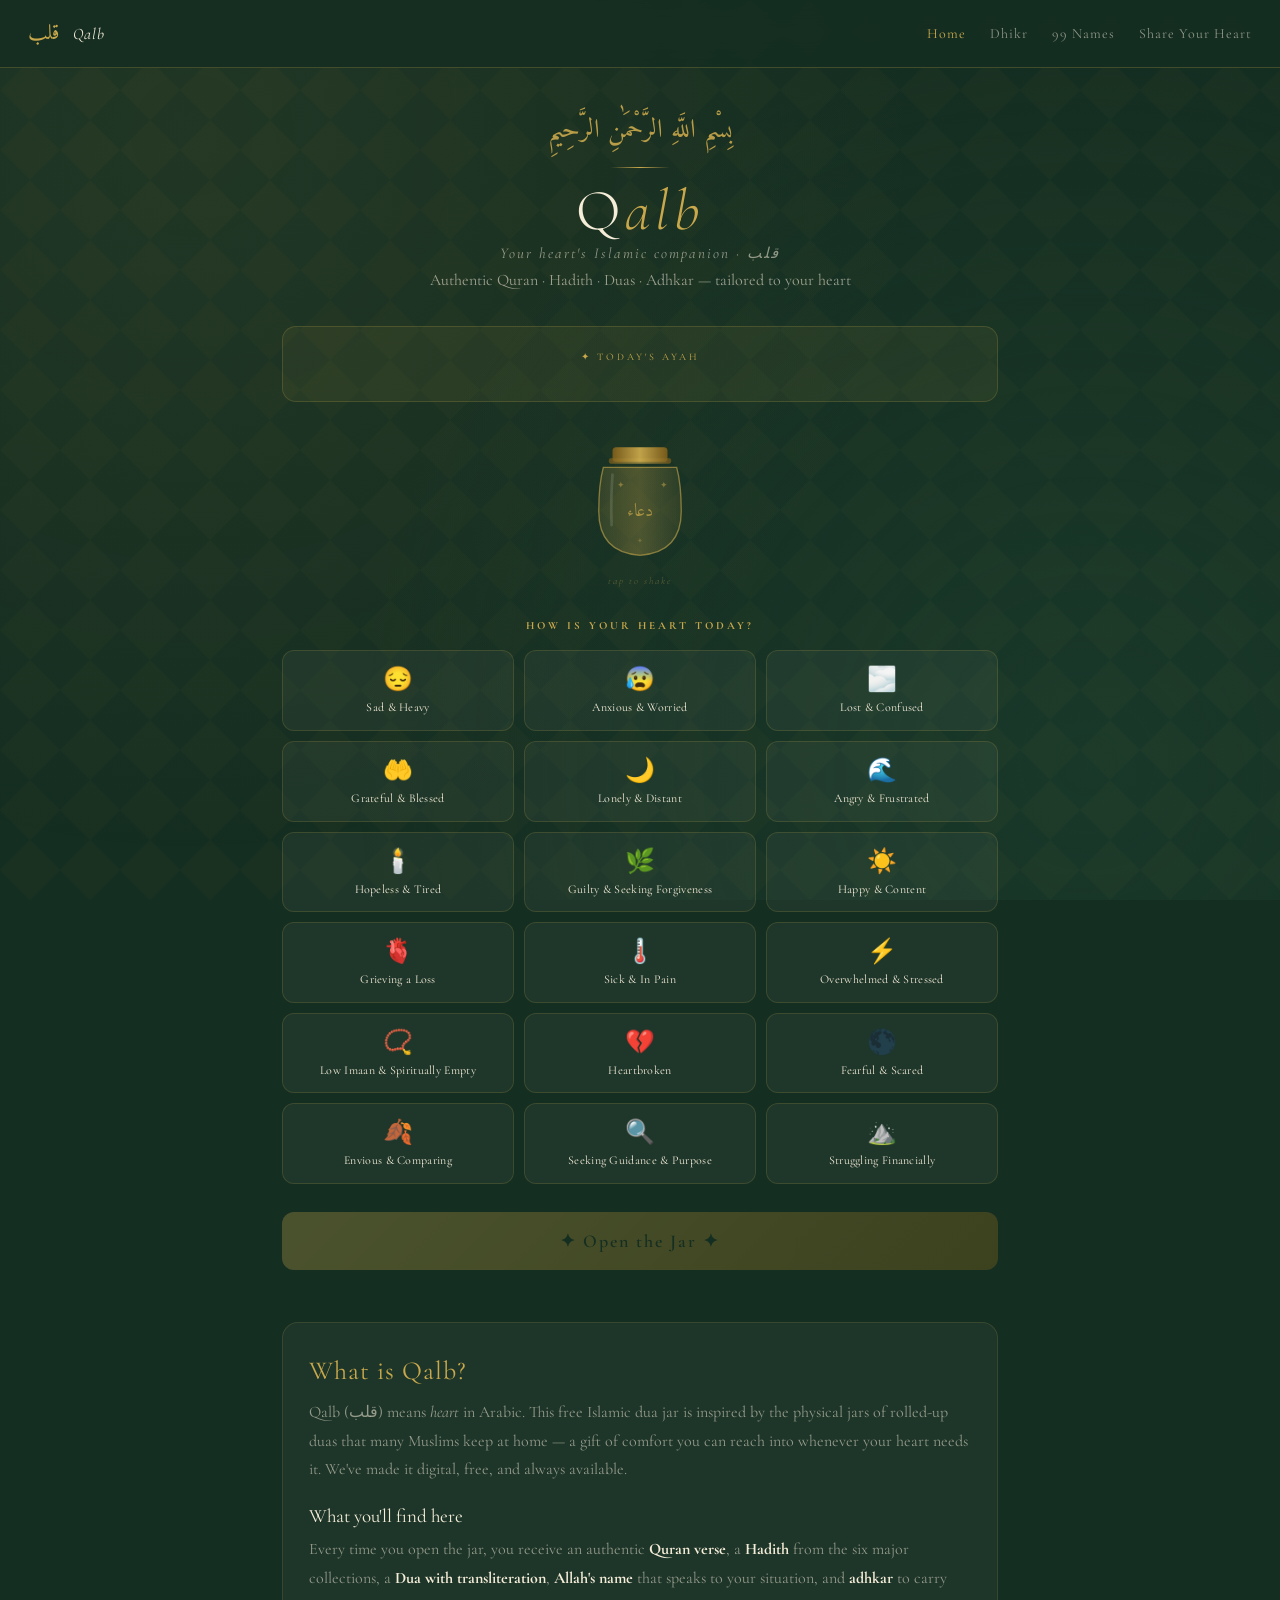
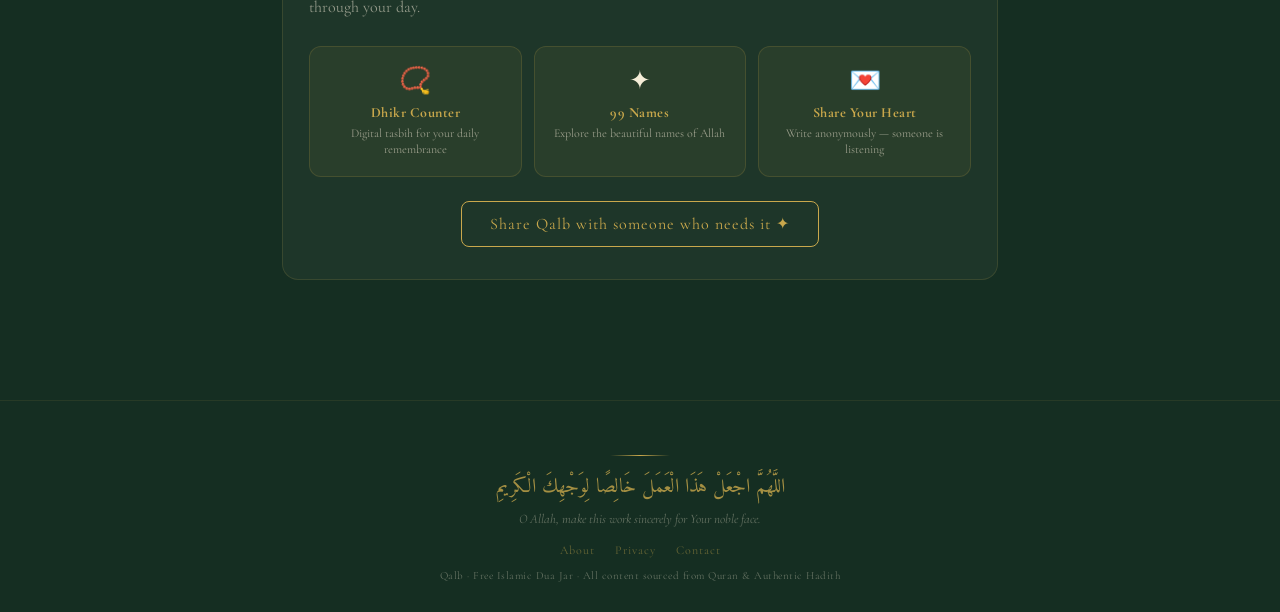
<file: index.html>
<!DOCTYPE html>
<html lang="en">
<head>
  <meta charset="UTF-8" />
  <meta name="viewport" content="width=device-width, initial-scale=1.0" />
  <title>Qalb — Islamic Dua Jar | Quran, Duas & Hadith for Every Mood</title>
  <meta name="description" content="Qalb is your free Islamic dua jar — find Quran verses, authentic Hadith, duas, Allah's names and adhkar tailored to your mood. Comfort for sadness, anxiety, guilt, gratitude and more." />
  <meta name="keywords" content="islamic dua jar, dua for sadness, quran verses for anxiety, islamic duas, dua for forgiveness, quran for depression, hadith bukhari, hadith muslim, islamic mental health, duas for every mood, digital dua jar, asmaul husna, adhkar, dhikr counter" />
  <meta name="author" content="Qalb" />
  <link rel="canonical" href="https://qalb-app.github.io/qalb/" />
  <meta property="og:title" content="Qalb — Islamic Dua Jar | Quran & Duas for Your Mood" />
  <meta property="og:description" content="Find Quran verses, authentic Hadith and duas tailored to what your heart is going through. Free Islamic dua jar app." />
  <meta property="og:type" content="website" />
  <meta property="og:url" content="https://qalb-app.github.io/qalb/" />
  <meta name="twitter:card" content="summary_large_image" />
  <script type="application/ld+json">
  {
    "@context": "https://schema.org",
    "@type": "WebApplication",
    "name": "Qalb — Islamic Dua Jar",
    "description": "Find Quran verses, authentic Hadith and duas based on your emotional state.",
    "url": "https://qalb-app.github.io/qalb/",
    "applicationCategory": "LifestyleApplication",
    "offers": { "@type": "Offer", "price": "0", "priceCurrency": "USD" }
  }
  </script>
  <link rel="preconnect" href="https://fonts.googleapis.com">
  <link href="https://fonts.googleapis.com/css2?family=Amiri:ital,wght@0,400;0,700;1,400&family=Cormorant+Garamond:ital,wght@0,300;0,400;0,600;1,400&display=swap" rel="stylesheet">
  <link rel="stylesheet" href="shared.css" />
  <link rel="stylesheet" href="home.css" />
</head>
<body>
<div class="geo-bg"></div>

<!-- NAV -->
<nav class="nav" role="navigation">
  <a href="index.html" class="nav-logo">قلب <span>Qalb</span></a>
  <div class="nav-links">
    <a href="index.html" class="active">Home</a>
    <a href="dhikr.html">Dhikr</a>
    <a href="names.html">99 Names</a>
    <a href="share.html">Share Your Heart</a>
  </div>
  <button class="nav-toggle" onclick="toggleNav()" aria-label="Menu">☰</button>
</nav>
<div class="nav-mobile" id="navMobile">
  <a href="index.html" onclick="toggleNav()">🏠 Home</a>
  <a href="dhikr.html" onclick="toggleNav()">📿 Dhikr Counter</a>
  <a href="names.html" onclick="toggleNav()">✦ 99 Names of Allah</a>
  <a href="share.html" onclick="toggleNav()">💌 Share Your Heart</a>
</div>

<main class="container">

  <!-- HEADER -->
  <header class="header">
    <div class="bismillah">بِسْمِ اللَّهِ الرَّحْمَٰنِ الرَّحِيمِ</div>
    <div class="gold-line"></div>
    <h1 class="title">Q<em>alb</em></h1>
    <p class="subtitle">Your heart's Islamic companion · قلب</p>
    <p class="tagline">Authentic Quran · Hadith · Duas · Adhkar — tailored to your heart</p>
  </header>

  <!-- DAILY AYAH -->
  <section class="daily-ayah-box" aria-label="Daily Ayah">
    <div class="daily-label">✦ Today's Ayah</div>
    <div class="daily-arabic" id="dailyArabic"></div>
    <div class="daily-translation" id="dailyTranslation"></div>
    <div class="daily-source" id="dailySource"></div>
  </section>

  <!-- JAR -->
  <div class="jar-visual">
    <div class="jar" onclick="shakeJar()" title="Tap the jar">
      <svg viewBox="0 0 120 140" xmlns="http://www.w3.org/2000/svg">
        <defs>
          <linearGradient id="jg" x1="0%" y1="0%" x2="100%" y2="0%">
            <stop offset="0%" style="stop-color:rgba(201,168,76,0.15)"/>
            <stop offset="50%" style="stop-color:rgba(201,168,76,0.3)"/>
            <stop offset="100%" style="stop-color:rgba(201,168,76,0.1)"/>
          </linearGradient>
          <linearGradient id="lg" x1="0%" y1="0%" x2="100%" y2="0%">
            <stop offset="0%" style="stop-color:#7a5c1a"/>
            <stop offset="50%" style="stop-color:#C9A84C"/>
            <stop offset="100%" style="stop-color:#7a5c1a"/>
          </linearGradient>
        </defs>
        <rect x="30" y="10" width="60" height="16" rx="4" fill="url(#lg)" opacity="0.95"/>
        <rect x="26" y="22" width="68" height="6" rx="2" fill="url(#lg)" opacity="0.7"/>
        <path d="M20 32 Q15 50 15 80 Q15 125 60 128 Q105 125 105 80 Q105 50 100 32 Z" fill="url(#jg)" stroke="rgba(201,168,76,0.6)" stroke-width="1.5"/>
        <path d="M30 40 Q28 65 29 95" stroke="rgba(255,255,255,0.12)" stroke-width="3" fill="none" stroke-linecap="round"/>
        <text x="60" y="85" text-anchor="middle" font-family="Amiri" font-size="20" fill="rgba(201,168,76,0.7)">دعاء</text>
        <text x="35" y="55" font-size="10" fill="rgba(201,168,76,0.5)">✦</text>
        <text x="82" y="55" font-size="10" fill="rgba(201,168,76,0.5)">✦</text>
        <text x="57" y="115" font-size="8" fill="rgba(201,168,76,0.35)">✦</text>
      </svg>
      <p class="jar-hint">tap to shake</p>
    </div>
  </div>

  <!-- MOOD SECTION -->
  <section aria-labelledby="mood-heading">
    <h2 class="section-label" id="mood-heading">How is your heart today?</h2>
    <div class="mood-grid">

      <button class="mood-btn" onclick="selectMood('sad')" data-mood="sad">
        <span class="mood-emoji">😔</span><span class="mood-name">Sad & Heavy</span>
      </button>
      <button class="mood-btn" onclick="selectMood('anxious')" data-mood="anxious">
        <span class="mood-emoji">😰</span><span class="mood-name">Anxious & Worried</span>
      </button>
      <button class="mood-btn" onclick="selectMood('lost')" data-mood="lost">
        <span class="mood-emoji">🌫️</span><span class="mood-name">Lost & Confused</span>
      </button>
      <button class="mood-btn" onclick="selectMood('grateful')" data-mood="grateful">
        <span class="mood-emoji">🤲</span><span class="mood-name">Grateful & Blessed</span>
      </button>
      <button class="mood-btn" onclick="selectMood('lonely')" data-mood="lonely">
        <span class="mood-emoji">🌙</span><span class="mood-name">Lonely & Distant</span>
      </button>
      <button class="mood-btn" onclick="selectMood('angry')" data-mood="angry">
        <span class="mood-emoji">🌊</span><span class="mood-name">Angry & Frustrated</span>
      </button>
      <button class="mood-btn" onclick="selectMood('hopeless')" data-mood="hopeless">
        <span class="mood-emoji">🕯️</span><span class="mood-name">Hopeless & Tired</span>
      </button>
      <button class="mood-btn" onclick="selectMood('guilty')" data-mood="guilty">
        <span class="mood-emoji">🌿</span><span class="mood-name">Guilty & Seeking Forgiveness</span>
      </button>
      <button class="mood-btn" onclick="selectMood('happy')" data-mood="happy">
        <span class="mood-emoji">☀️</span><span class="mood-name">Happy & Content</span>
      </button>
      <button class="mood-btn" onclick="selectMood('grief')" data-mood="grief">
        <span class="mood-emoji">🫀</span><span class="mood-name">Grieving a Loss</span>
      </button>
      <button class="mood-btn" onclick="selectMood('sick')" data-mood="sick">
        <span class="mood-emoji">🌡️</span><span class="mood-name">Sick & In Pain</span>
      </button>
      <button class="mood-btn" onclick="selectMood('stressed')" data-mood="stressed">
        <span class="mood-emoji">⚡</span><span class="mood-name">Overwhelmed & Stressed</span>
      </button>
      <button class="mood-btn" onclick="selectMood('imaan')" data-mood="imaan">
        <span class="mood-emoji">📿</span><span class="mood-name">Low Imaan & Spiritually Empty</span>
      </button>
      <button class="mood-btn" onclick="selectMood('heartbreak')" data-mood="heartbreak">
        <span class="mood-emoji">💔</span><span class="mood-name">Heartbroken</span>
      </button>
      <button class="mood-btn" onclick="selectMood('fearful')" data-mood="fearful">
        <span class="mood-emoji">🌑</span><span class="mood-name">Fearful & Scared</span>
      </button>
      <button class="mood-btn" onclick="selectMood('jealous')" data-mood="jealous">
        <span class="mood-emoji">🍂</span><span class="mood-name">Envious & Comparing</span>
      </button>
      <button class="mood-btn" onclick="selectMood('seeking')" data-mood="seeking">
        <span class="mood-emoji">🔍</span><span class="mood-name">Seeking Guidance & Purpose</span>
      </button>
      <button class="mood-btn" onclick="selectMood('struggling')" data-mood="struggling">
        <span class="mood-emoji">⛰️</span><span class="mood-name">Struggling Financially</span>
      </button>

    </div>
  </section>

  <button class="reveal-btn" id="revealBtn" onclick="goToDuaPage()" disabled>
    ✦ Open the Jar ✦
  </button>

  <!-- ABOUT -->
  <article class="about-section" id="about">
    <h2>What is Qalb?</h2>
    <p>Qalb (قلب) means <em>heart</em> in Arabic. This free Islamic dua jar is inspired by the physical jars of rolled-up duas that many Muslims keep at home — a gift of comfort you can reach into whenever your heart needs it. We've made it digital, free, and always available.</p>
    <h3>What you'll find here</h3>
    <p>Every time you open the jar, you receive an authentic <strong>Quran verse</strong>, a <strong>Hadith</strong> from the six major collections, a <strong>Dua with transliteration</strong>, <strong>Allah's name</strong> that speaks to your situation, and <strong>adhkar</strong> to carry through your day.</p>
    <div class="about-cards">
      <a href="dhikr.html" class="about-card">
        <span>📿</span>
        <strong>Dhikr Counter</strong>
        <p>Digital tasbih for your daily remembrance</p>
      </a>
      <a href="names.html" class="about-card">
        <span>✦</span>
        <strong>99 Names</strong>
        <p>Explore the beautiful names of Allah</p>
      </a>
      <a href="share.html" class="about-card">
        <span>💌</span>
        <strong>Share Your Heart</strong>
        <p>Write anonymously — someone is listening</p>
      </a>
    </div>
    <div class="share-row">
      <button class="share-btn" onclick="shareApp()">Share Qalb with someone who needs it ✦</button>
    </div>
  </article>

</main>

<footer class="footer">
  <div class="gold-line"></div>
  <p class="footer-dua">اللَّهُمَّ اجْعَلْ هَذَا الْعَمَلَ خَالِصًا لِوَجْهِكَ الْكَرِيمِ</p>
  <p class="footer-sub">O Allah, make this work sincerely for Your noble face.</p>
  <nav class="footer-links">
    <a href="#about">About</a>
    <a href="privacy.html">Privacy</a>
    <a href="share.html">Contact</a>
  </nav>
  <p class="footer-copy">Qalb · Free Islamic Dua Jar · All content sourced from Quran & Authentic Hadith</p>
</footer>

<script src="content.js"></script>
<script src="shared.js"></script>
<script src="home.js"></script>
</body>
</html>
</file>
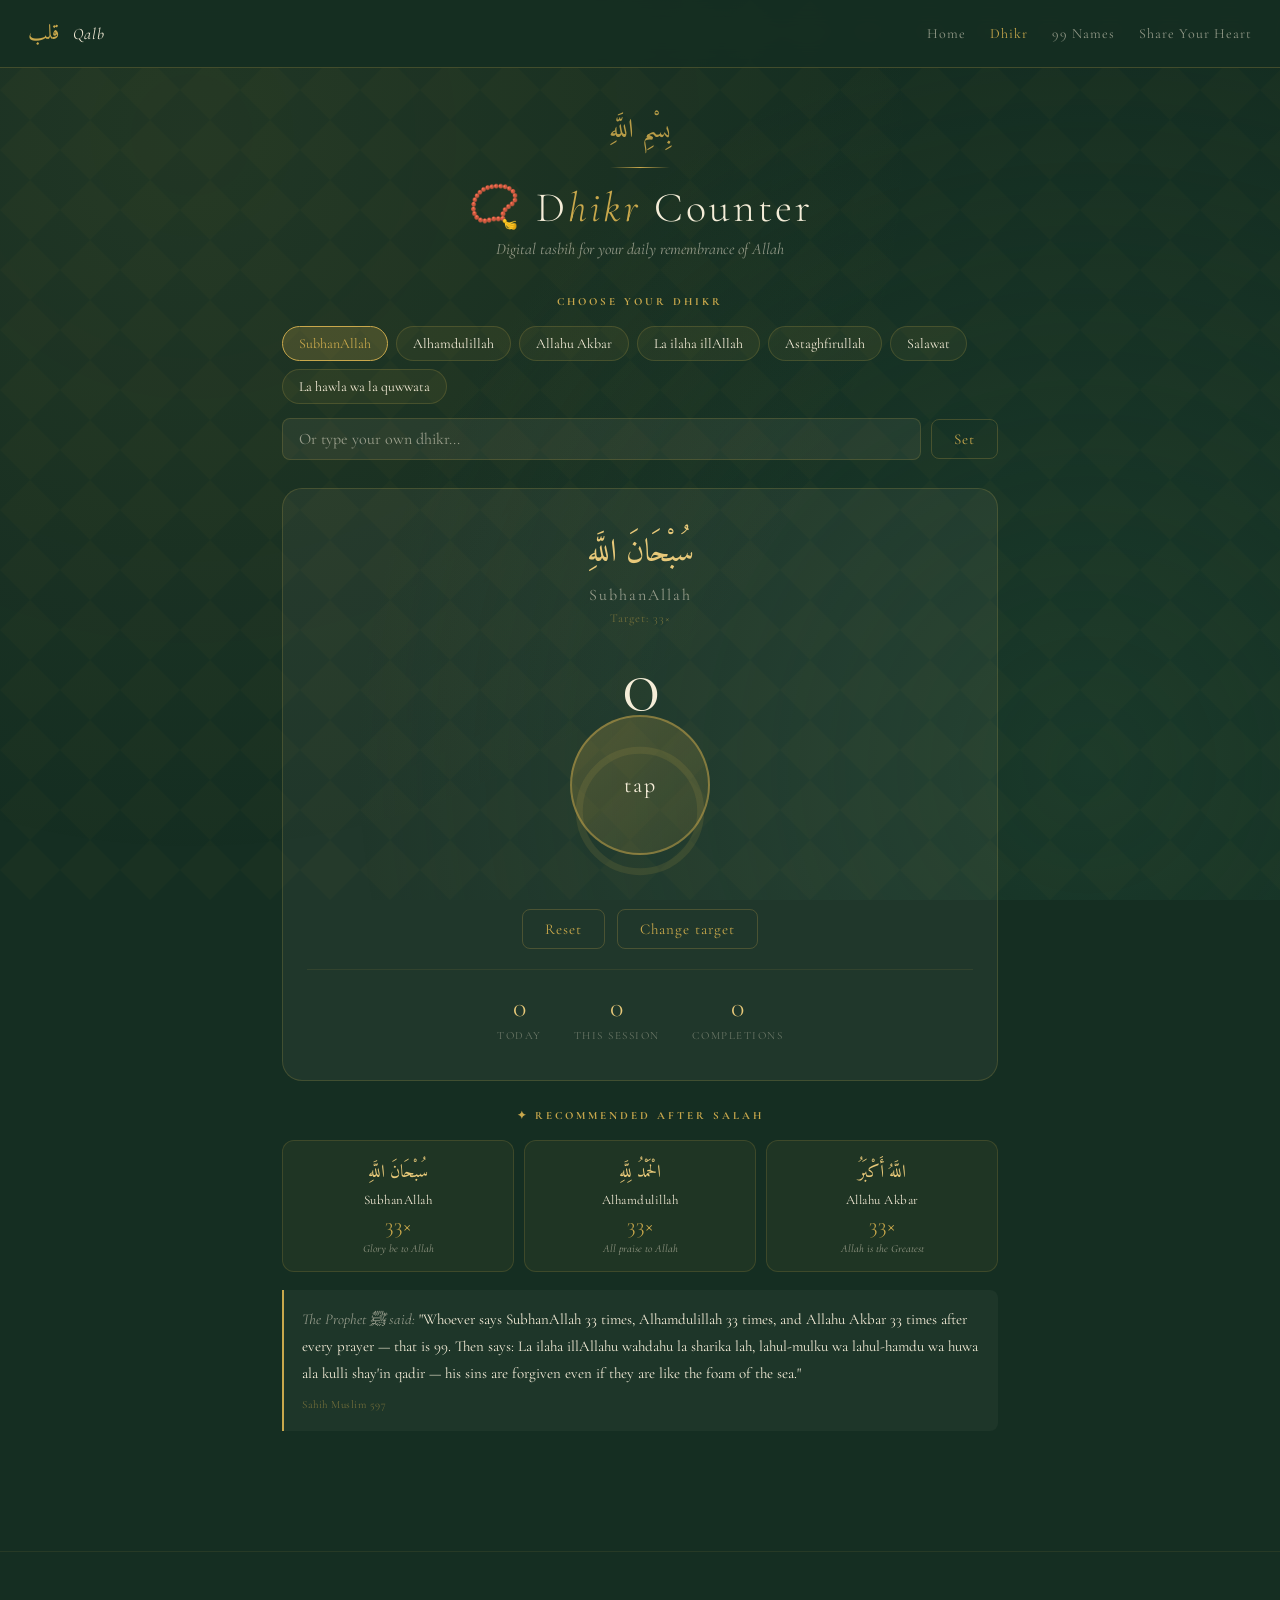
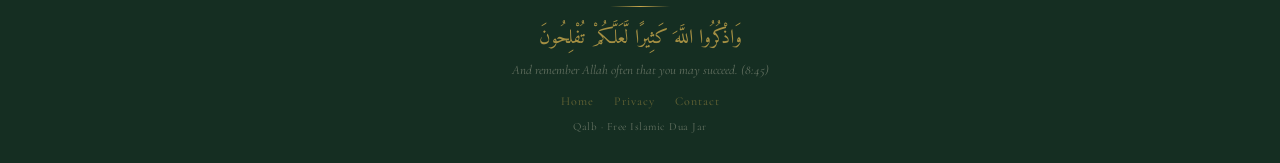
<file: dhikr.html>
<!DOCTYPE html>
<html lang="en">
<head>
  <meta charset="UTF-8" />
  <meta name="viewport" content="width=device-width, initial-scale=1.0" />
  <title>Dhikr Counter — Qalb Islamic Dua Jar</title>
  <meta name="description" content="Free digital tasbih and dhikr counter. Count SubhanAllah, Alhamdulillah, Allahu Akbar and more. Track your daily remembrance of Allah." />
  <meta name="keywords" content="dhikr counter, tasbih counter, subhanallah counter, islamic dhikr, online tasbih, free dhikr app" />
  <link rel="canonical" href="https://qalb-app.github.io/qalb/dhikr.html" />
  <link rel="preconnect" href="https://fonts.googleapis.com">
  <link href="https://fonts.googleapis.com/css2?family=Amiri:ital,wght@0,400;0,700;1,400&family=Cormorant+Garamond:ital,wght@0,300;0,400;0,600;1,400&display=swap" rel="stylesheet">
  <link rel="stylesheet" href="shared.css" />
  <link rel="stylesheet" href="dhikr.css" />
</head>
<body>
<div class="geo-bg"></div>

<nav class="nav">
  <a href="index.html" class="nav-logo">قلب <span>Qalb</span></a>
  <div class="nav-links">
    <a href="index.html">Home</a>
    <a href="dhikr.html" class="active">Dhikr</a>
    <a href="names.html">99 Names</a>
    <a href="share.html">Share Your Heart</a>
  </div>
  <button class="nav-toggle" onclick="toggleNav()" aria-label="Menu">☰</button>
</nav>
<div class="nav-mobile" id="navMobile">
  <a href="index.html" onclick="toggleNav()">🏠 Home</a>
  <a href="dhikr.html" onclick="toggleNav()">📿 Dhikr Counter</a>
  <a href="names.html" onclick="toggleNav()">✦ 99 Names of Allah</a>
  <a href="share.html" onclick="toggleNav()">💌 Share Your Heart</a>
</div>

<main class="container">

  <div class="page-title">
    <div class="bismillah">بِسْمِ اللَّهِ</div>
    <div class="gold-line"></div>
    <h1>📿 D<em>hikr</em> Counter</h1>
    <p>Digital tasbih for your daily remembrance of Allah</p>
  </div>

  <!-- DHIKR PICKER -->
  <div class="dhikr-picker">
    <h2 class="section-label">Choose your dhikr</h2>
    <div class="dhikr-options" id="dhikrOptions"></div>
    <div class="custom-row">
      <input type="text" id="customDhikr" placeholder="Or type your own dhikr..." class="custom-input" />
      <button class="ghost-btn" onclick="setCustomDhikr()">Set</button>
    </div>
  </div>

  <!-- COUNTER -->
  <div class="counter-box">
    <div class="current-dhikr-ar" id="currentAr">سُبْحَانَ اللَّهِ</div>
    <div class="current-dhikr-en" id="currentEn">SubhanAllah</div>
    <div class="target-label" id="targetLabel">Target: 33×</div>

    <div class="count-display" id="countDisplay">0</div>

    <div class="progress-ring-wrap">
      <svg class="progress-ring" viewBox="0 0 120 120">
        <circle cx="60" cy="60" r="52" class="ring-bg"/>
        <circle cx="60" cy="60" r="52" class="ring-fill" id="ringFill"
                stroke-dasharray="326.7"
                stroke-dashoffset="326.7"/>
      </svg>
    </div>

    <button class="tap-btn" id="tapBtn" onclick="tap()" aria-label="Count dhikr">
      <span>tap</span>
    </button>

    <div class="counter-actions">
      <button class="ghost-btn" onclick="resetCount()">Reset</button>
      <button class="ghost-btn" onclick="changeTarget()">Change target</button>
    </div>

    <div class="session-stats">
      <div class="stat"><span id="totalToday">0</span><label>today</label></div>
      <div class="stat"><span id="totalSession">0</span><label>this session</label></div>
      <div class="stat"><span id="completions">0</span><label>completions</label></div>
    </div>
  </div>

  <!-- RECOMMENDED DHIKR -->
  <section class="recommended">
    <h2 class="section-label">✦ Recommended After Salah</h2>
    <div class="rec-grid">
      <div class="rec-card">
        <div class="rec-arabic">سُبْحَانَ اللَّهِ</div>
        <div class="rec-latin">SubhanAllah</div>
        <div class="rec-count">33×</div>
        <div class="rec-meaning">Glory be to Allah</div>
      </div>
      <div class="rec-card">
        <div class="rec-arabic">الْحَمْدُ لِلَّهِ</div>
        <div class="rec-latin">Alhamdulillah</div>
        <div class="rec-count">33×</div>
        <div class="rec-meaning">All praise to Allah</div>
      </div>
      <div class="rec-card">
        <div class="rec-arabic">اللَّهُ أَكْبَرُ</div>
        <div class="rec-latin">Allahu Akbar</div>
        <div class="rec-count">33×</div>
        <div class="rec-meaning">Allah is the Greatest</div>
      </div>
    </div>
    <div class="hadith-note">
      The Prophet ﷺ said: <em>"Whoever says SubhanAllah 33 times, Alhamdulillah 33 times, and Allahu Akbar 33 times after every prayer — that is 99. Then says: La ilaha illAllahu wahdahu la sharika lah, lahul-mulku wa lahul-hamdu wa huwa ala kulli shay'in qadir — his sins are forgiven even if they are like the foam of the sea."</em>
      <span class="source-note">Sahih Muslim 597</span>
    </div>
  </section>

</main>

<footer class="footer">
  <div class="gold-line"></div>
  <p class="footer-dua">وَاذْكُرُوا اللَّهَ كَثِيرًا لَّعَلَّكُمْ تُفْلِحُونَ</p>
  <p class="footer-sub">And remember Allah often that you may succeed. (8:45)</p>
  <nav class="footer-links">
    <a href="index.html">Home</a>
    <a href="privacy.html">Privacy</a>
    <a href="share.html">Contact</a>
  </nav>
  <p class="footer-copy">Qalb · Free Islamic Dua Jar</p>
</footer>

<script src="shared.js"></script>
<script src="dhikr.js"></script>
</body>
</html>
</file>
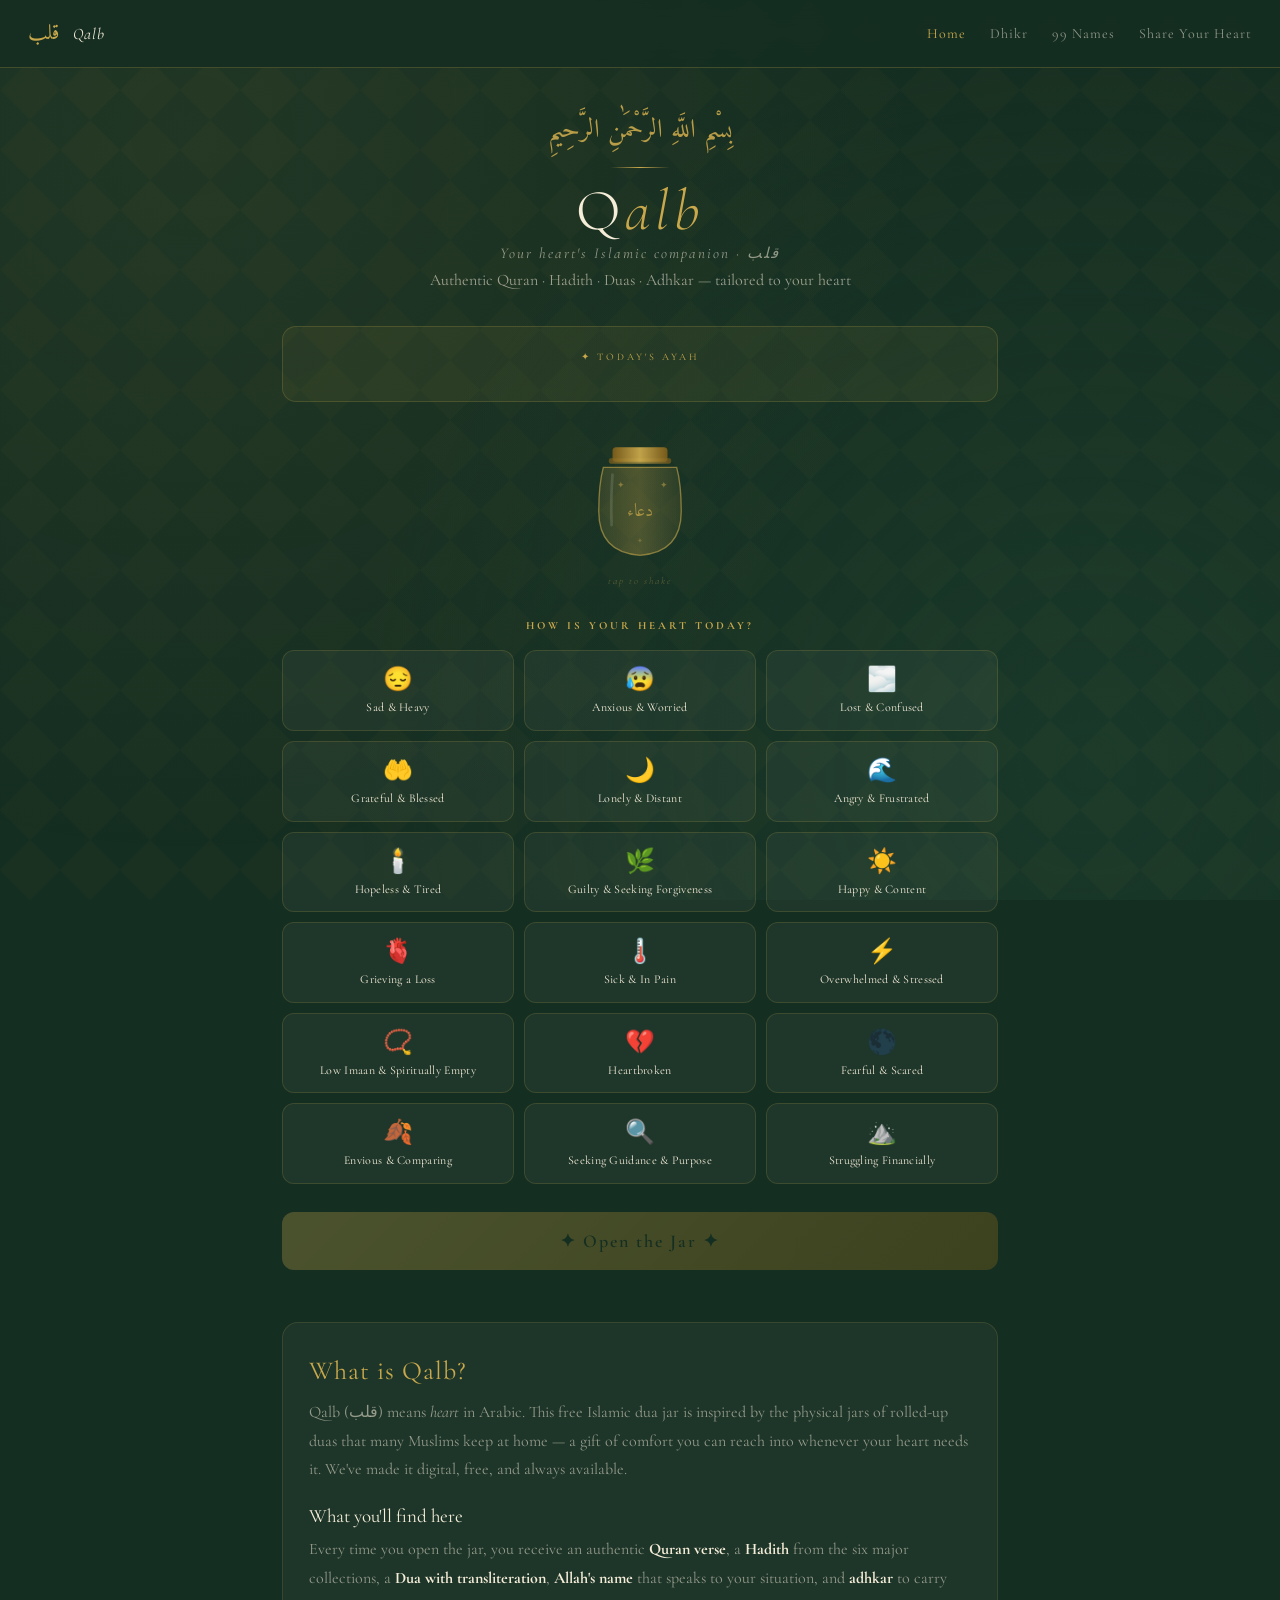
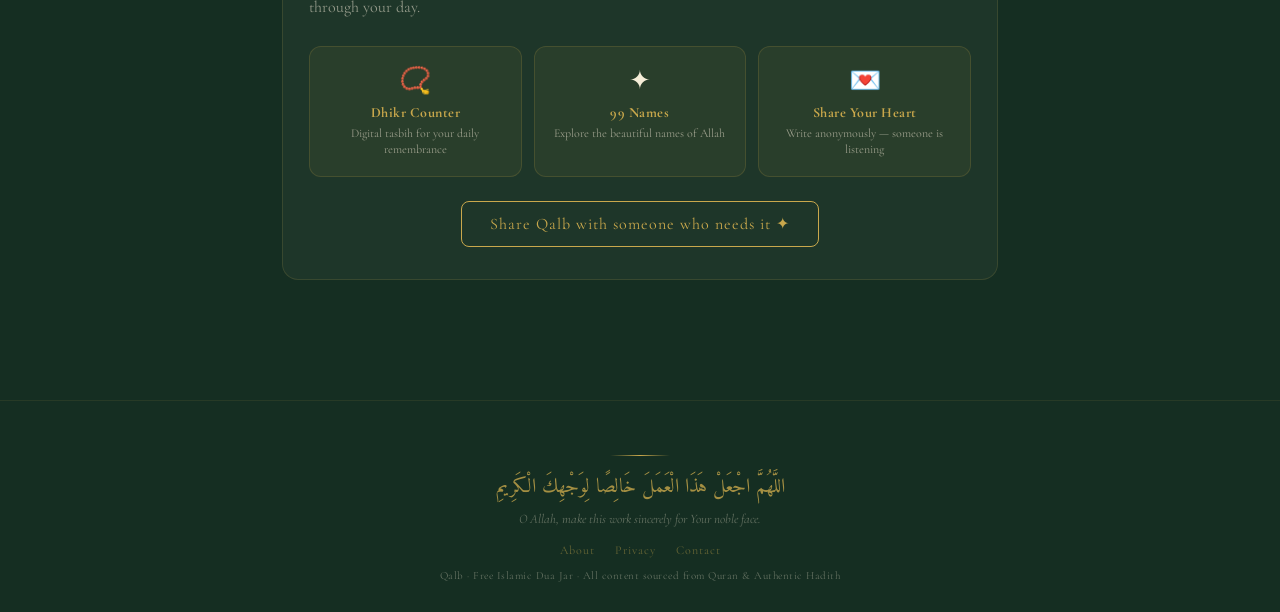
<file: dua.html>
<!DOCTYPE html>
<html lang="en">
<head>
  <meta charset="UTF-8" />
  <meta name="viewport" content="width=device-width, initial-scale=1.0" />
  <title>Your Dua — Qalb Islamic Dua Jar</title>
  <meta name="description" content="Quran verse, authentic Hadith, Dua, Allah's Name and Adhkar for your mood — from Qalb Islamic Dua Jar." />
  <link rel="canonical" href="https://qalb-app.github.io/qalb/dua.html" />
  <link rel="preconnect" href="https://fonts.googleapis.com">
  <link href="https://fonts.googleapis.com/css2?family=Amiri:ital,wght@0,400;0,700;1,400&family=Cormorant+Garamond:ital,wght@0,300;0,400;0,600;1,400&display=swap" rel="stylesheet">
  <link rel="stylesheet" href="shared.css" />
  <link rel="stylesheet" href="dua.css" />
</head>
<body>
<div class="geo-bg"></div>

<nav class="nav">
  <a href="index.html" class="nav-logo">قلب <span>Qalb</span></a>
  <div class="nav-links">
    <a href="index.html">Home</a>
    <a href="dhikr.html">Dhikr</a>
    <a href="names.html">99 Names</a>
    <a href="share.html">Share Your Heart</a>
  </div>
  <button class="nav-toggle" onclick="toggleNav()" aria-label="Menu">☰</button>
</nav>
<div class="nav-mobile" id="navMobile">
  <a href="index.html" onclick="toggleNav()">🏠 Home</a>
  <a href="dhikr.html" onclick="toggleNav()">📿 Dhikr Counter</a>
  <a href="names.html" onclick="toggleNav()">✦ 99 Names of Allah</a>
  <a href="share.html" onclick="toggleNav()">💌 Share Your Heart</a>
</div>

<main class="container">

  <!-- MOOD HEADER -->
  <div class="dua-header" id="duaHeader">
    <div class="back-row">
      <a href="index.html" class="back-link">← Choose another mood</a>
      <button class="ghost-btn" onclick="drawAnother()">Draw another ✦</button>
    </div>
    <div class="mood-display" id="moodDisplay"></div>
  </div>

  <!-- CONTENT OUTPUT -->
  <div id="contentArea" aria-live="polite"></div>

  <!-- ADHKAR SECTION -->
  <section class="adhkar-section" id="adhkarSection" style="display:none">
    <h2 class="section-label">✦ Adhkar for Your Heart</h2>
    <div id="adhkarList"></div>
    <a href="dhikr.html" class="dhikr-link">Open Dhikr Counter →</a>
  </section>

  <!-- NEXT ACTIONS -->
  <div class="action-row" id="actionRow" style="display:none">
    <button class="next-btn" onclick="drawAnother()">✦ Draw another from the jar ✦</button>
    <div class="secondary-actions">
      <a href="index.html" class="ghost-btn">← Change mood</a>
      <button class="ghost-btn" onclick="shareContent()">Share this ✦</button>
    </div>
  </div>

</main>

<footer class="footer">
  <div class="gold-line"></div>
  <p class="footer-dua">يَا رَبِّ اشْفِ قُلُوبَنَا</p>
  <p class="footer-sub">O Lord, heal our hearts.</p>
  <nav class="footer-links">
    <a href="index.html">Home</a>
    <a href="privacy.html">Privacy</a>
    <a href="share.html">Contact</a>
  </nav>
  <p class="footer-copy">Qalb · Free Islamic Dua Jar · All content sourced from Quran & Authentic Hadith</p>
</footer>

<script src="content.js"></script>
<script src="shared.js"></script>
<script src="dua.js"></script>
</body>
</html>
</file>
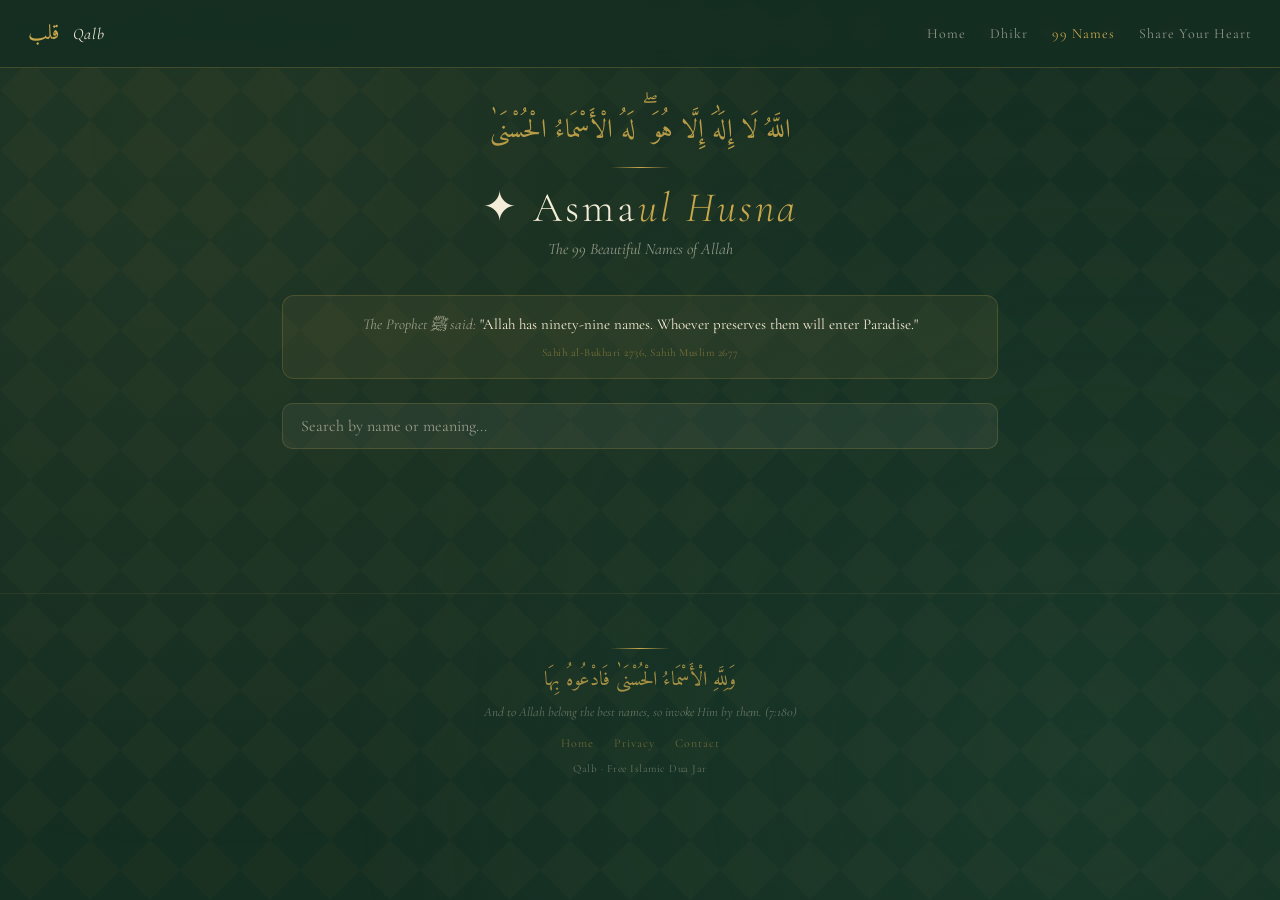
<file: names.html>
<!DOCTYPE html>
<html lang="en">
<head>
  <meta charset="UTF-8" />
  <meta name="viewport" content="width=device-width, initial-scale=1.0" />
  <title>99 Names of Allah — Asmaul Husna | Qalb</title>
  <meta name="description" content="Explore the 99 beautiful names of Allah (Asmaul Husna) with meanings and transliterations. Learn the names of Allah and connect with Him through His attributes." />
  <meta name="keywords" content="99 names of Allah, asmaul husna, names of Allah, Allah names meanings, islamic names of God, asma ul husna" />
  <link rel="canonical" href="https://qalb-app.github.io/qalb/names.html" />
  <link rel="preconnect" href="https://fonts.googleapis.com">
  <link href="https://fonts.googleapis.com/css2?family=Amiri:ital,wght@0,400;0,700;1,400&family=Cormorant+Garamond:ital,wght@0,300;0,400;0,600;1,400&display=swap" rel="stylesheet">
  <link rel="stylesheet" href="shared.css" />
  <link rel="stylesheet" href="names.css" />
</head>
<body>
<div class="geo-bg"></div>

<nav class="nav">
  <a href="index.html" class="nav-logo">قلب <span>Qalb</span></a>
  <div class="nav-links">
    <a href="index.html">Home</a>
    <a href="dhikr.html">Dhikr</a>
    <a href="names.html" class="active">99 Names</a>
    <a href="share.html">Share Your Heart</a>
  </div>
  <button class="nav-toggle" onclick="toggleNav()" aria-label="Menu">☰</button>
</nav>
<div class="nav-mobile" id="navMobile">
  <a href="index.html" onclick="toggleNav()">🏠 Home</a>
  <a href="dhikr.html" onclick="toggleNav()">📿 Dhikr Counter</a>
  <a href="names.html" onclick="toggleNav()">✦ 99 Names of Allah</a>
  <a href="share.html" onclick="toggleNav()">💌 Share Your Heart</a>
</div>

<main class="container">

  <div class="page-title">
    <div class="bismillah">اللَّهُ لَا إِلَٰهَ إِلَّا هُوَ ۖ لَهُ الْأَسْمَاءُ الْحُسْنَىٰ</div>
    <div class="gold-line"></div>
    <h1>✦ Asma<em>ul Husna</em></h1>
    <p>The 99 Beautiful Names of Allah</p>
  </div>

  <div class="hadith-banner">
    The Prophet ﷺ said: <em>"Allah has ninety-nine names. Whoever preserves them will enter Paradise."</em>
    <span>Sahih al-Bukhari 2736, Sahih Muslim 2677</span>
  </div>

  <!-- SEARCH -->
  <div class="search-row">
    <input type="text" id="nameSearch" placeholder="Search by name or meaning..." class="search-input" oninput="filterNames()" />
  </div>

  <!-- NAMES GRID -->
  <div class="names-grid" id="namesGrid"></div>

  <!-- NAME MODAL -->
  <div class="modal-overlay" id="modalOverlay" onclick="closeModal()">
    <div class="modal" onclick="event.stopPropagation()" id="nameModal">
      <button class="modal-close" onclick="closeModal()">✕</button>
      <div class="modal-number" id="modalNumber"></div>
      <div class="modal-arabic" id="modalArabic"></div>
      <div class="modal-latin" id="modalLatin"></div>
      <div class="modal-meaning" id="modalMeaning"></div>
      <div class="modal-detail" id="modalDetail"></div>
      <button class="ghost-btn" style="margin-top:18px" onclick="addToDhikr()">📿 Count this name in Dhikr</button>
    </div>
  </div>

</main>

<footer class="footer">
  <div class="gold-line"></div>
  <p class="footer-dua">وَلِلَّهِ الْأَسْمَاءُ الْحُسْنَىٰ فَادْعُوهُ بِهَا</p>
  <p class="footer-sub">And to Allah belong the best names, so invoke Him by them. (7:180)</p>
  <nav class="footer-links">
    <a href="index.html">Home</a>
    <a href="privacy.html">Privacy</a>
    <a href="share.html">Contact</a>
  </nav>
  <p class="footer-copy">Qalb · Free Islamic Dua Jar</p>
</footer>

<script src="shared.js"></script>
<script src="names.js"></script>
</body>
</html>
</file>
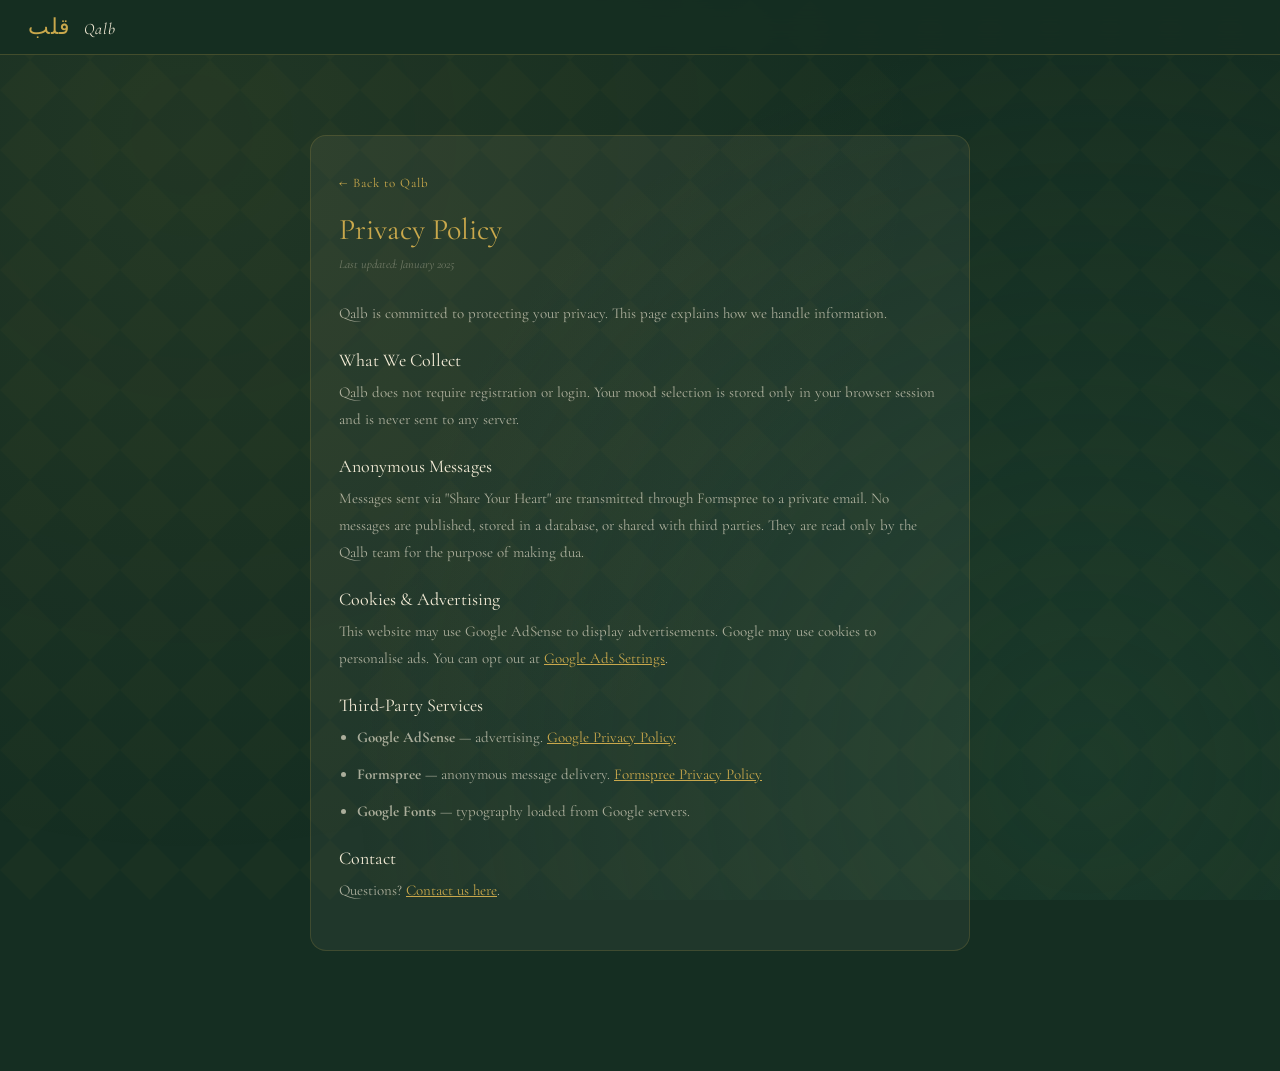
<file: privacy.html>
<!DOCTYPE html>
<html lang="en">
<head>
  <meta charset="UTF-8" />
  <meta name="viewport" content="width=device-width, initial-scale=1.0" />
  <title>Privacy Policy — Qalb</title>
  <link rel="canonical" href="https://qalb-app.github.io/qalb/privacy.html" />
  <link href="https://fonts.googleapis.com/css2?family=Cormorant+Garamond:ital,wght@0,300;0,400;0,600;1,400&display=swap" rel="stylesheet">
  <link rel="stylesheet" href="shared.css" />
  <style>
    .privacy{max-width:660px;margin:40px auto;padding:36px 28px;background:rgba(245,237,216,.05);border:1px solid rgba(201,168,76,.18);border-radius:16px;}
    .privacy h1{font-size:30px;color:var(--gold);margin-bottom:6px;font-weight:400;}
    .privacy .date{font-size:12px;color:rgba(245,237,216,.35);font-style:italic;margin-bottom:24px;}
    .privacy h2{font-size:18px;color:var(--cream);margin:22px 0 8px;font-weight:400;}
    .privacy p,.privacy li{font-size:15px;line-height:1.8;color:rgba(245,237,216,.65);margin-bottom:10px;}
    .privacy ul{padding-left:18px;}
    .privacy a{color:var(--gold);}
    .back{display:inline-block;margin-bottom:20px;color:rgba(201,168,76,.6);text-decoration:none;font-size:13px;letter-spacing:1px;}
    .back:hover{color:var(--gold);}
  </style>
</head>
<body>
<div class="geo-bg"></div>
<nav class="nav"><a href="index.html" class="nav-logo">قلب <span>Qalb</span></a></nav>
<div class="container" style="position:relative;z-index:1">
  <div class="privacy">
    <a class="back" href="index.html">← Back to Qalb</a>
    <h1>Privacy Policy</h1>
    <p class="date">Last updated: January 2025</p>
    <p>Qalb is committed to protecting your privacy. This page explains how we handle information.</p>
    <h2>What We Collect</h2>
    <p>Qalb does not require registration or login. Your mood selection is stored only in your browser session and is never sent to any server.</p>
    <h2>Anonymous Messages</h2>
    <p>Messages sent via "Share Your Heart" are transmitted through Formspree to a private email. No messages are published, stored in a database, or shared with third parties. They are read only by the Qalb team for the purpose of making dua.</p>
    <h2>Cookies & Advertising</h2>
    <p>This website may use Google AdSense to display advertisements. Google may use cookies to personalise ads. You can opt out at <a href="https://www.google.com/settings/ads" target="_blank">Google Ads Settings</a>.</p>
    <h2>Third-Party Services</h2>
    <ul>
      <li><strong>Google AdSense</strong> — advertising. <a href="https://policies.google.com/privacy" target="_blank">Google Privacy Policy</a></li>
      <li><strong>Formspree</strong> — anonymous message delivery. <a href="https://formspree.io/legal/privacy-policy" target="_blank">Formspree Privacy Policy</a></li>
      <li><strong>Google Fonts</strong> — typography loaded from Google servers.</li>
    </ul>
    <h2>Contact</h2>
    <p>Questions? <a href="share.html">Contact us here</a>.</p>
  </div>
</div>
</body>
</html>
</file>
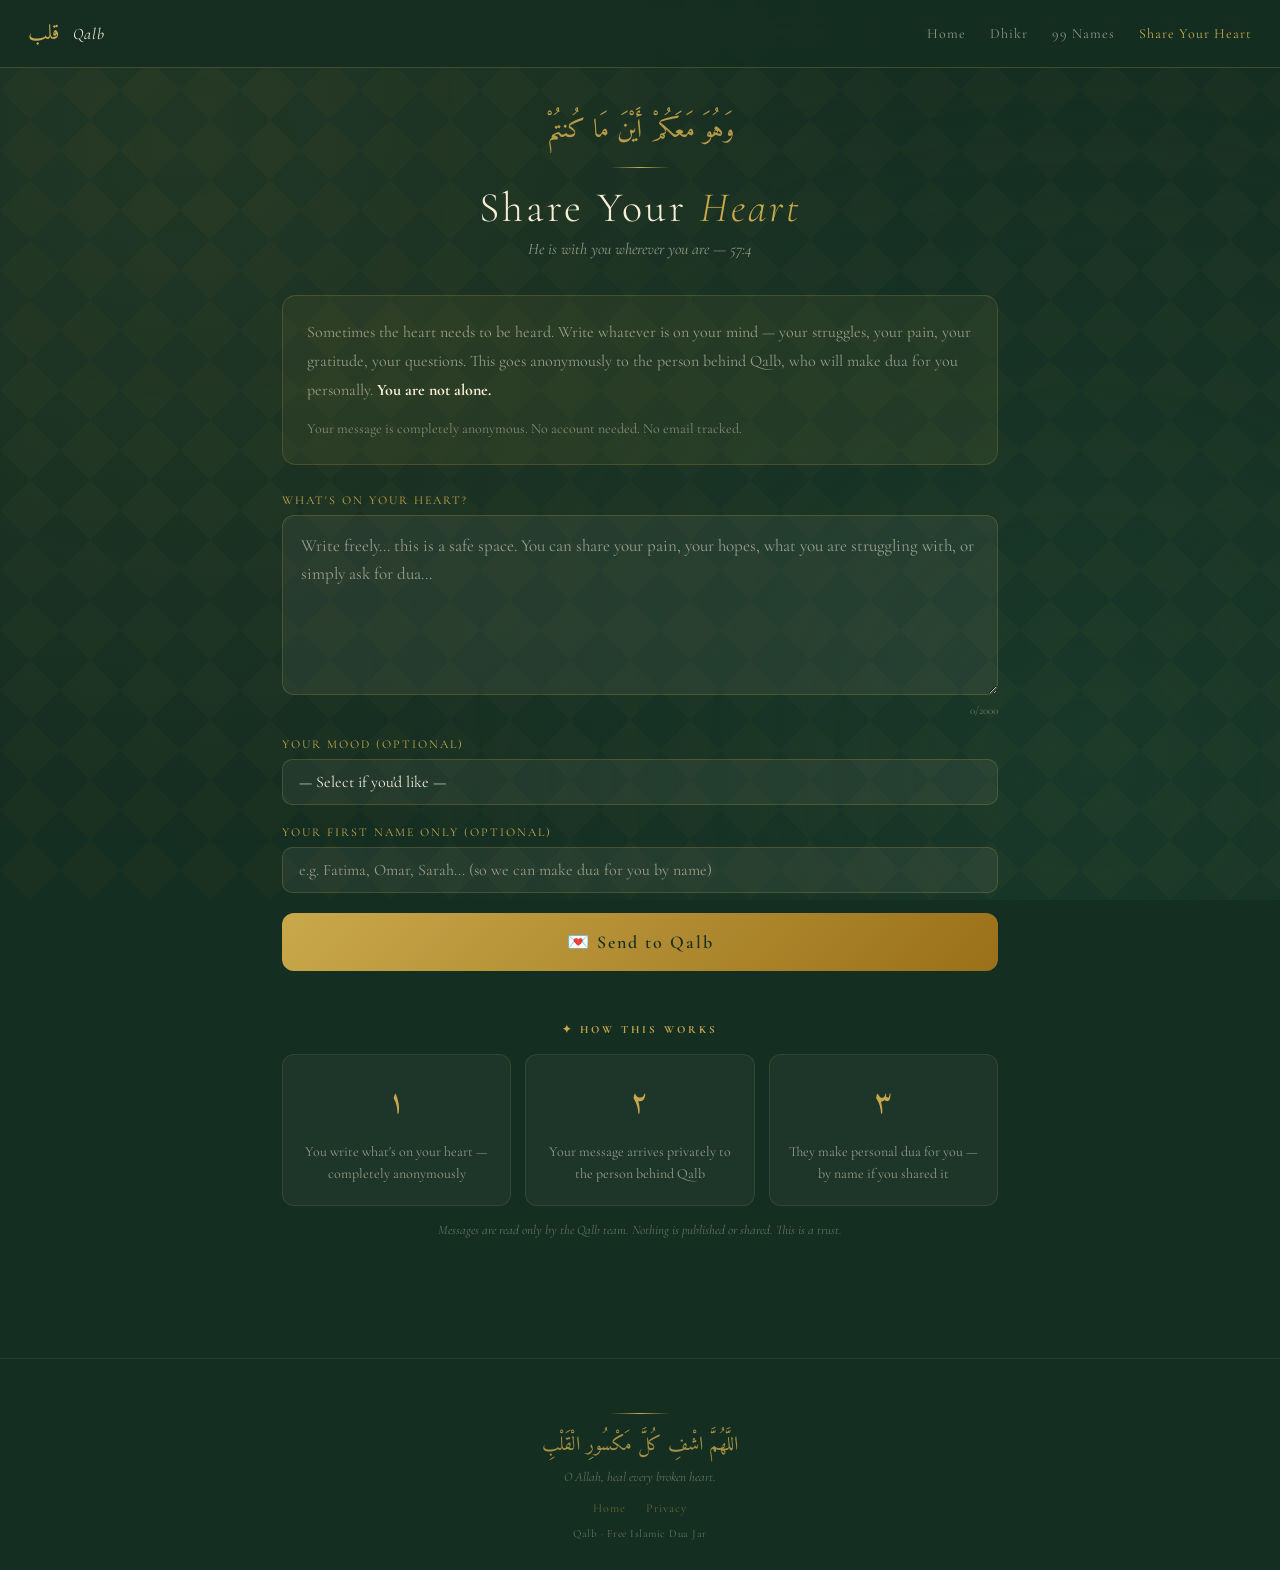
<file: share.html>
<!DOCTYPE html>
<html lang="en">
<head>
  <meta charset="UTF-8" />
  <meta name="viewport" content="width=device-width, initial-scale=1.0" />
  <title>Share Your Heart — Qalb Islamic Dua Jar</title>
  <meta name="description" content="Share what is on your heart anonymously. Someone is listening. A safe space for Muslims to express their feelings and receive duas." />
  <link rel="canonical" href="https://qalb-app.github.io/qalb/share.html" />
  <link rel="preconnect" href="https://fonts.googleapis.com">
  <link href="https://fonts.googleapis.com/css2?family=Amiri:ital,wght@0,400;0,700;1,400&family=Cormorant Garamond:ital,wght@0,300;0,400;0,600;1,400&display=swap" rel="stylesheet">
  <link rel="stylesheet" href="shared.css" />
  <link rel="stylesheet" href="share.css" />
</head>
<body>
<div class="geo-bg"></div>

<nav class="nav">
  <a href="index.html" class="nav-logo">قلب <span>Qalb</span></a>
  <div class="nav-links">
    <a href="index.html">Home</a>
    <a href="dhikr.html">Dhikr</a>
    <a href="names.html">99 Names</a>
    <a href="share.html" class="active">Share Your Heart</a>
  </div>
  <button class="nav-toggle" onclick="toggleNav()" aria-label="Menu">☰</button>
</nav>
<div class="nav-mobile" id="navMobile">
  <a href="index.html" onclick="toggleNav()">🏠 Home</a>
  <a href="dhikr.html" onclick="toggleNav()">📿 Dhikr Counter</a>
  <a href="names.html" onclick="toggleNav()">✦ 99 Names of Allah</a>
  <a href="share.html" onclick="toggleNav()">💌 Share Your Heart</a>
</div>

<main class="container">

  <div class="page-title">
    <div class="bismillah">وَهُوَ مَعَكُمْ أَيْنَ مَا كُنتُمْ</div>
    <div class="gold-line"></div>
    <h1>Share Your <em>Heart</em></h1>
    <p>He is with you wherever you are — 57:4</p>
  </div>

  <div class="intro-card">
    <p>Sometimes the heart needs to be heard. Write whatever is on your mind — your struggles, your pain, your gratitude, your questions. This goes anonymously to the person behind Qalb, who will make dua for you personally. <strong>You are not alone.</strong></p>
    <p style="margin-top:12px;font-size:14px;color:rgba(245,237,216,.45);">Your message is completely anonymous. No account needed. No email tracked.</p>
  </div>

  <!-- FORM -->
  <form class="heart-form" id="heartForm" onsubmit="submitMessage(event)">

    <div class="form-field">
      <label class="form-label">What's on your heart?</label>
      <textarea
        id="messageText"
        class="heart-textarea"
        placeholder="Write freely... this is a safe space. You can share your pain, your hopes, what you are struggling with, or simply ask for dua..."
        maxlength="2000"
        oninput="updateCharCount()"
        required
      ></textarea>
      <div class="char-count"><span id="charCount">0</span>/2000</div>
    </div>

    <div class="form-field">
      <label class="form-label">Your mood (optional)</label>
      <select class="heart-select" id="moodSelect">
        <option value="">— Select if you'd like —</option>
        <option value="sad">Sad & Heavy</option>
        <option value="anxious">Anxious & Worried</option>
        <option value="lost">Lost & Confused</option>
        <option value="grateful">Grateful & Blessed</option>
        <option value="lonely">Lonely & Distant</option>
        <option value="angry">Angry & Frustrated</option>
        <option value="hopeless">Hopeless & Tired</option>
        <option value="guilty">Guilty & Seeking Forgiveness</option>
        <option value="grief">Grieving a Loss</option>
        <option value="sick">Sick & In Pain</option>
        <option value="stressed">Overwhelmed & Stressed</option>
        <option value="heartbreak">Heartbroken</option>
        <option value="imaan">Low Imaan</option>
        <option value="seeking">Seeking Guidance</option>
        <option value="struggling">Struggling Financially</option>
      </select>
    </div>

    <div class="form-field">
      <label class="form-label">Your first name only (optional)</label>
      <input
        type="text"
        id="firstName"
        class="heart-input"
        placeholder="e.g. Fatima, Omar, Sarah... (so we can make dua for you by name)"
        maxlength="30"
      />
    </div>

    <button type="submit" class="reveal-btn" id="submitBtn">
      💌 Send to Qalb
    </button>

  </form>

  <!-- SUCCESS STATE -->
  <div class="success-state" id="successState" style="display:none">
    <div class="success-icon">🤲</div>
    <h2>Received with love</h2>
    <p>Your message has been sent. You will be remembered in dua — personally, with your name, by a fellow Muslim who cares.</p>
    <div class="success-ayah">
      <div class="success-arabic">إِنَّ اللَّهَ مَعَ الصَّابِرِينَ</div>
      <div class="success-trans">Indeed, Allah is with the patient. (2:153)</div>
    </div>
    <div class="success-actions">
      <a href="index.html" class="reveal-btn" style="text-decoration:none;display:inline-block;width:auto;padding:14px 32px;">Open the Jar for yourself</a>
      <button class="ghost-btn" onclick="resetForm()">Send another message</button>
    </div>
  </div>

  <!-- HOW IT WORKS -->
  <section class="how-it-works">
    <h2 class="section-label">✦ How this works</h2>
    <div class="steps-grid">
      <div class="step">
        <span class="step-num">١</span>
        <p>You write what's on your heart — completely anonymously</p>
      </div>
      <div class="step">
        <span class="step-num">٢</span>
        <p>Your message arrives privately to the person behind Qalb</p>
      </div>
      <div class="step">
        <span class="step-num">٣</span>
        <p>They make personal dua for you — by name if you shared it</p>
      </div>
    </div>
    <p class="privacy-note">Messages are read only by the Qalb team. Nothing is published or shared. This is a trust.</p>
  </section>

</main>

<footer class="footer">
  <div class="gold-line"></div>
  <p class="footer-dua">اللَّهُمَّ اشْفِ كُلَّ مَكْسُورِ الْقَلْبِ</p>
  <p class="footer-sub">O Allah, heal every broken heart.</p>
  <nav class="footer-links">
    <a href="index.html">Home</a>
    <a href="privacy.html">Privacy</a>
  </nav>
  <p class="footer-copy">Qalb · Free Islamic Dua Jar</p>
</footer>

<script src="shared.js"></script>
<script src="share.js"></script>
</body>
</html>
</file>
<file: shared.css>
/* ═══════════════════════════════════════
   QALB v2 — shared.css
   Shared styles across all pages
═══════════════════════════════════════ */
:root {
  --cream: #F5EDD8;
  --gold: #C9A84C;
  --gold-light: #E8C97A;
  --gold-dim: rgba(201,168,76,0.25);
  --deep-green: #152E22;
  --mid-green: #1E4332;
  --card-bg: rgba(245,237,216,0.055);
  --card-border: rgba(201,168,76,0.22);
  --text-muted: rgba(245,237,216,0.55);
  --text-dim: rgba(245,237,216,0.35);
}
*,*::before,*::after{box-sizing:border-box;margin:0;padding:0}
html{scroll-behavior:smooth}
body{
  background:var(--deep-green);
  min-height:100vh;
  font-family:'Cormorant Garamond',Georgia,serif;
  color:var(--cream);
  overflow-x:hidden;
}
body::before{
  content:'';position:fixed;inset:0;
  background:radial-gradient(circle at 15% 15%,rgba(201,168,76,0.07) 0%,transparent 55%),
             radial-gradient(circle at 85% 85%,rgba(30,67,50,0.5) 0%,transparent 55%);
  pointer-events:none;z-index:0;
}
.geo-bg{
  position:fixed;inset:0;opacity:.03;pointer-events:none;z-index:0;
  background-image:url("data:image/svg+xml,%3Csvg width='60' height='60' viewBox='0 0 60 60' xmlns='http://www.w3.org/2000/svg'%3E%3Cpath d='M30 0l30 30-30 30L0 30z' fill='%23C9A84C'/%3E%3C/svg%3E");
}

/* ── NAV ── */
.nav{
  position:sticky;top:0;z-index:100;
  display:flex;align-items:center;justify-content:space-between;
  padding:14px 28px;
  background:rgba(21,46,34,0.92);
  backdrop-filter:blur(12px);
  border-bottom:1px solid var(--gold-dim);
}
.nav-logo{
  font-family:'Amiri',serif;font-size:22px;color:var(--gold);
  text-decoration:none;letter-spacing:1px;
}
.nav-logo span{font-family:'Cormorant Garamond',serif;font-size:16px;color:var(--cream);font-style:italic;margin-left:6px;}
.nav-links{display:flex;gap:24px;}
.nav-links a{
  color:var(--text-muted);text-decoration:none;font-size:14px;
  letter-spacing:1px;transition:color .2s;
}
.nav-links a:hover,.nav-links a.active{color:var(--gold);}
.nav-toggle{
  display:none;background:none;border:1px solid var(--gold-dim);
  color:var(--gold);padding:6px 12px;border-radius:6px;cursor:pointer;font-size:18px;
}
.nav-mobile{
  display:none;flex-direction:column;
  background:rgba(21,46,34,0.98);border-bottom:1px solid var(--gold-dim);
  position:sticky;top:53px;z-index:99;
}
.nav-mobile.open{display:flex;}
.nav-mobile a{
  padding:14px 28px;color:var(--cream);text-decoration:none;
  font-size:16px;border-bottom:1px solid rgba(201,168,76,0.08);
}
.nav-mobile a:hover{color:var(--gold);}

/* ── LAYOUT ── */
.container{max-width:760px;margin:0 auto;padding:40px 22px 80px;position:relative;z-index:1;}
.page-title{
  text-align:center;margin-bottom:36px;
}
.page-title h1{font-size:42px;font-weight:300;letter-spacing:3px;color:var(--cream);}
.page-title h1 em{color:var(--gold);font-style:italic;}
.page-title p{font-size:16px;color:var(--text-muted);font-style:italic;margin-top:6px;}

/* ── SHARED ELEMENTS ── */
.gold-line{width:60px;height:1px;background:linear-gradient(90deg,transparent,var(--gold),transparent);margin:14px auto;}
.section-label{
  text-align:center;font-size:11px;letter-spacing:3px;text-transform:uppercase;
  color:var(--gold);margin-bottom:18px;
}
.bismillah{font-family:'Amiri',serif;font-size:26px;color:var(--gold);text-align:center;opacity:.9;margin-bottom:6px;}

/* ── CARDS ── */
.card{
  background:var(--card-bg);border:1px solid var(--card-border);
  border-radius:16px;padding:28px 26px;margin-bottom:16px;position:relative;overflow:hidden;
  animation:revealCard .6s ease both;
}
.card::before{
  content:'';position:absolute;top:0;left:0;right:0;height:2px;
  background:linear-gradient(90deg,transparent,var(--gold),transparent);
}
.card-type{
  font-size:10px;letter-spacing:3px;text-transform:uppercase;color:var(--gold);
  margin-bottom:14px;display:flex;align-items:center;gap:8px;
}
.card-type::after{content:'';flex:1;height:1px;background:rgba(201,168,76,0.18);}
.arabic{font-family:'Amiri',serif;font-size:26px;line-height:2;text-align:right;color:var(--gold-light);margin-bottom:12px;direction:rtl;}
.transliteration{font-style:italic;font-size:14px;color:var(--text-muted);margin-bottom:10px;line-height:1.7;}
.translation{font-size:18px;line-height:1.8;color:var(--cream);font-weight:300;}
.source{margin-top:12px;font-size:11px;letter-spacing:.5px;color:rgba(201,168,76,.5);font-style:italic;}
.reflection{font-size:15px;line-height:1.85;color:var(--text-muted);font-style:italic;margin-top:14px;padding-top:14px;border-top:1px solid rgba(201,168,76,.12);}
.allah-name-badge{
  display:inline-block;margin-top:12px;padding:8px 18px;
  background:rgba(201,168,76,0.12);border:1px solid var(--gold-dim);border-radius:20px;
  font-family:'Amiri',serif;font-size:20px;color:var(--gold-light);
}
.allah-name-meaning{font-size:13px;color:var(--text-muted);margin-top:4px;font-style:italic;}

/* ── BUTTONS ── */
.reveal-btn{
  display:block;width:100%;padding:18px;
  background:linear-gradient(135deg,var(--gold) 0%,#9a7018 100%);
  border:none;border-radius:12px;color:var(--deep-green);
  font-family:'Cormorant Garamond',serif;font-size:18px;font-weight:600;
  letter-spacing:2px;cursor:pointer;transition:all .3s ease;margin-bottom:32px;
}
.reveal-btn:hover:not(:disabled){transform:translateY(-2px);box-shadow:0 8px 30px rgba(201,168,76,.35);}
.reveal-btn:disabled{opacity:.3;cursor:not-allowed;}
.next-btn{
  display:block;width:100%;padding:14px;background:transparent;
  border:1px solid rgba(201,168,76,.4);border-radius:10px;
  color:var(--gold);font-family:'Cormorant Garamond',serif;font-size:16px;
  letter-spacing:1px;cursor:pointer;transition:all .3s ease;margin-top:4px;
}
.next-btn:hover{background:rgba(201,168,76,.1);transform:translateY(-1px);}
.ghost-btn{
  padding:10px 22px;background:transparent;border:1px solid var(--gold-dim);
  border-radius:8px;color:var(--gold);font-family:'Cormorant Garamond',serif;
  font-size:15px;letter-spacing:1px;cursor:pointer;transition:all .25s ease;
}
.ghost-btn:hover{background:rgba(201,168,76,.12);border-color:var(--gold);}

/* ── FOOTER ── */
.footer{
  text-align:center;padding:40px 24px 30px;position:relative;z-index:1;
  border-top:1px solid rgba(201,168,76,.1);margin-top:40px;
}
.footer-dua{font-family:'Amiri',serif;font-size:20px;color:var(--gold);opacity:.8;margin-bottom:6px;}
.footer-sub{font-size:13px;font-style:italic;color:var(--text-dim);margin-bottom:16px;}
.footer-links{display:flex;justify-content:center;gap:20px;margin-bottom:12px;}
.footer-links a{font-size:12px;color:rgba(201,168,76,.45);text-decoration:none;letter-spacing:1px;transition:color .2s;}
.footer-links a:hover{color:var(--gold);}
.footer-copy{font-size:11px;color:var(--text-dim);letter-spacing:.5px;}

/* ── ANIMATIONS ── */
@keyframes fadeDown{from{opacity:0;transform:translateY(-18px)}to{opacity:1;transform:translateY(0)}}
@keyframes fadeUp{from{opacity:0;transform:translateY(18px)}to{opacity:1;transform:translateY(0)}}
@keyframes revealCard{from{opacity:0;transform:translateY(14px) scale(.98)}to{opacity:1;transform:translateY(0) scale(1)}}
@keyframes pulse{0%,100%{opacity:.7}50%{opacity:1}}

/* ── RESPONSIVE ── */
@media(max-width:640px){
  .nav-links{display:none;}
  .nav-toggle{display:block;}
  .container{padding:28px 16px 60px;}
}
</file>
<file: home.css>
/* ═══════════════════════════════════════
   QALB v2 — home.css
═══════════════════════════════════════ */

/* HEADER */
.header{text-align:center;margin-bottom:36px;animation:fadeDown .8s ease both;}
.title{font-size:58px;font-weight:300;letter-spacing:5px;color:var(--cream);line-height:1;margin-bottom:4px;}
.title em{color:var(--gold);font-style:italic;}
.subtitle{font-size:15px;color:var(--text-muted);letter-spacing:2px;font-style:italic;margin-bottom:8px;}
.tagline{font-size:16px;color:rgba(245,237,216,.6);max-width:480px;margin:0 auto;}

/* DAILY AYAH */
.daily-ayah-box{
  background:rgba(201,168,76,.07);border:1px solid rgba(201,168,76,.2);
  border-radius:14px;padding:24px 22px;margin-bottom:36px;text-align:center;
  animation:fadeUp .9s ease .1s both;
}
.daily-label{font-size:10px;letter-spacing:3px;text-transform:uppercase;color:var(--gold);margin-bottom:14px;}
.daily-arabic{font-family:'Amiri',serif;font-size:24px;line-height:1.9;color:var(--gold-light);direction:rtl;margin-bottom:10px;}
.daily-translation{font-size:16px;color:var(--cream);font-style:italic;line-height:1.7;margin-bottom:8px;}
.daily-source{font-size:11px;color:rgba(201,168,76,.5);letter-spacing:.5px;}

/* JAR */
.jar-visual{display:flex;flex-direction:column;align-items:center;margin-bottom:32px;animation:fadeUp .9s ease .2s both;}
.jar{position:relative;width:110px;cursor:pointer;transition:transform .3s ease;}
.jar:hover{transform:scale(1.06) rotate(-2deg);}
.jar svg{width:100%;height:auto;}
.jar-hint{font-size:10px;letter-spacing:2px;color:rgba(201,168,76,.35);text-align:center;margin-top:4px;font-style:italic;}

/* MOOD GRID */
.mood-grid{
  display:grid;grid-template-columns:repeat(3,1fr);gap:10px;
  margin-bottom:28px;animation:fadeUp 1s ease .3s both;
}
.mood-btn{
  background:rgba(245,237,216,.045);border:1px solid rgba(201,168,76,.18);
  border-radius:12px;padding:14px 6px;cursor:pointer;text-align:center;
  transition:all .25s ease;color:var(--cream);font-family:'Cormorant Garamond',serif;
}
.mood-btn:hover{background:rgba(201,168,76,.12);border-color:rgba(201,168,76,.45);transform:translateY(-2px);}
.mood-btn.active{background:rgba(201,168,76,.18);border-color:var(--gold);transform:translateY(-2px);box-shadow:0 4px 18px rgba(201,168,76,.18);}
.mood-emoji{font-size:24px;display:block;margin-bottom:5px;}
.mood-name{font-size:12px;letter-spacing:.3px;line-height:1.3;}

/* ABOUT */
.about-section{
  margin-top:52px;padding:32px 26px;
  background:rgba(245,237,216,.04);border:1px solid rgba(201,168,76,.16);border-radius:16px;
}
.about-section h2{font-size:26px;font-weight:400;color:var(--gold);margin-bottom:12px;letter-spacing:1px;}
.about-section h3{font-size:19px;font-weight:400;color:var(--cream);margin:20px 0 8px;}
.about-section p{font-size:16px;line-height:1.8;color:var(--text-muted);}
.about-section strong{color:var(--cream);}
.about-cards{display:grid;grid-template-columns:repeat(3,1fr);gap:12px;margin:24px 0;}
.about-card{
  background:rgba(201,168,76,.07);border:1px solid rgba(201,168,76,.18);
  border-radius:12px;padding:18px 12px;text-align:center;text-decoration:none;
  color:var(--cream);transition:all .25s ease;display:block;
}
.about-card:hover{background:rgba(201,168,76,.14);transform:translateY(-2px);}
.about-card span{font-size:26px;display:block;margin-bottom:8px;}
.about-card strong{font-size:14px;letter-spacing:.5px;color:var(--gold);display:block;margin-bottom:4px;}
.about-card p{font-size:12px;color:var(--text-muted);line-height:1.4;}
.share-row{text-align:center;margin-top:24px;}
.share-btn{
  padding:12px 28px;background:transparent;border:1px solid var(--gold);
  border-radius:8px;color:var(--gold);font-family:'Cormorant Garamond',serif;
  font-size:16px;cursor:pointer;letter-spacing:1px;transition:all .25s ease;
}
.share-btn:hover{background:rgba(201,168,76,.12);transform:translateY(-1px);}

@media(max-width:540px){
  .title{font-size:42px;}
  .mood-grid{grid-template-columns:repeat(2,1fr);}
  .about-cards{grid-template-columns:1fr;}
}
</file>
<file: dhikr.css>
/* ═══════════════════════════════════════
   QALB v2 — dhikr.css
═══════════════════════════════════════ */
.dhikr-picker{margin-bottom:28px;animation:fadeUp .7s ease .1s both;}
.dhikr-options{display:flex;flex-wrap:wrap;gap:8px;margin-bottom:14px;}
.dhikr-opt{
  padding:8px 16px;background:rgba(201,168,76,.07);border:1px solid rgba(201,168,76,.2);
  border-radius:20px;color:var(--cream);font-family:'Cormorant Garamond',serif;
  font-size:14px;cursor:pointer;transition:all .2s ease;
}
.dhikr-opt:hover{background:rgba(201,168,76,.15);border-color:var(--gold);}
.dhikr-opt.active{background:rgba(201,168,76,.22);border-color:var(--gold);color:var(--gold);}
.custom-row{display:flex;gap:10px;align-items:center;}
.custom-input{
  flex:1;padding:10px 16px;background:rgba(245,237,216,.06);
  border:1px solid rgba(201,168,76,.2);border-radius:8px;
  color:var(--cream);font-family:'Cormorant Garamond',serif;font-size:16px;
  outline:none;transition:border-color .2s;
}
.custom-input::placeholder{color:var(--text-muted);}
.custom-input:focus{border-color:var(--gold);}

/* COUNTER BOX */
.counter-box{
  text-align:center;padding:36px 24px;
  background:rgba(245,237,216,.05);border:1px solid rgba(201,168,76,.2);
  border-radius:20px;margin-bottom:28px;position:relative;
  animation:fadeUp .7s ease .2s both;
}
.current-dhikr-ar{font-family:'Amiri',serif;font-size:32px;color:var(--gold-light);margin-bottom:4px;}
.current-dhikr-en{font-size:16px;color:var(--text-muted);letter-spacing:2px;margin-bottom:6px;}
.target-label{font-size:12px;color:rgba(201,168,76,.45);letter-spacing:1px;margin-bottom:20px;}

.count-display{
  font-size:80px;font-weight:300;color:var(--cream);line-height:1;
  margin-bottom:16px;letter-spacing:-2px;transition:transform .1s ease;
}
.count-display.bump{transform:scale(1.08);}

/* PROGRESS RING */
.progress-ring-wrap{
  position:relative;width:140px;height:140px;margin:0 auto 28px;
}
.progress-ring{width:100%;height:100%;transform:rotate(-90deg);}
.ring-bg{fill:none;stroke:rgba(201,168,76,.12);stroke-width:6;}
.ring-fill{
  fill:none;stroke:var(--gold);stroke-width:6;
  stroke-linecap:round;transition:stroke-dashoffset .3s ease;
}

/* TAP BUTTON */
.tap-btn{
  width:140px;height:140px;border-radius:50%;
  background:linear-gradient(135deg,rgba(201,168,76,.25) 0%,rgba(201,168,76,.1) 100%);
  border:2px solid rgba(201,168,76,.5);
  color:var(--cream);font-family:'Cormorant Garamond',serif;
  font-size:22px;letter-spacing:2px;cursor:pointer;
  transition:all .1s ease;position:absolute;
  top:50%;left:50%;transform:translate(-50%,-50%);
  display:flex;align-items:center;justify-content:center;
}
.tap-btn:active{transform:translate(-50%,-50%) scale(.94);background:rgba(201,168,76,.35);}
.tap-btn.complete{border-color:#7bcf9a;background:rgba(123,207,154,.15);}

.counter-actions{display:flex;justify-content:center;gap:12px;margin:16px 0;}

/* SESSION STATS */
.session-stats{
  display:flex;justify-content:center;gap:32px;margin-top:20px;
  padding-top:20px;border-top:1px solid rgba(201,168,76,.1);
}
.stat{text-align:center;}
.stat span{display:block;font-size:28px;font-weight:300;color:var(--gold-light);}
.stat label{font-size:11px;letter-spacing:1.5px;text-transform:uppercase;color:var(--text-dim);}

/* RECOMMENDED */
.recommended{animation:fadeUp .7s ease .3s both;}
.rec-grid{display:grid;grid-template-columns:repeat(3,1fr);gap:10px;margin-bottom:18px;}
.rec-card{
  background:rgba(201,168,76,.06);border:1px solid rgba(201,168,76,.18);
  border-radius:12px;padding:16px 10px;text-align:center;
}
.rec-arabic{font-family:'Amiri',serif;font-size:18px;color:var(--gold-light);margin-bottom:4px;direction:rtl;}
.rec-latin{font-size:13px;color:var(--cream);letter-spacing:.5px;margin-bottom:2px;}
.rec-count{font-size:22px;color:var(--gold);font-weight:300;margin:4px 0;}
.rec-meaning{font-size:11px;color:var(--text-muted);font-style:italic;}
.hadith-note{
  padding:16px 18px;background:rgba(245,237,216,.04);
  border-left:2px solid var(--gold);border-radius:0 8px 8px 0;
  font-size:15px;line-height:1.8;color:var(--text-muted);font-style:italic;
}
.hadith-note em{color:var(--cream);font-style:normal;}
.source-note{display:block;margin-top:8px;font-size:11px;color:rgba(201,168,76,.5);font-style:normal;letter-spacing:.5px;}

@media(max-width:500px){
  .rec-grid{grid-template-columns:1fr;}
  .count-display{font-size:60px;}
}
</file>
<file: dua.css>
/* ═══════════════════════════════════════
   QALB v2 — dua.css
═══════════════════════════════════════ */
.dua-header{margin-bottom:28px;animation:fadeDown .6s ease both;}
.back-row{display:flex;align-items:center;justify-content:space-between;margin-bottom:20px;flex-wrap:wrap;gap:10px;}
.back-link{color:rgba(201,168,76,.6);text-decoration:none;font-size:14px;letter-spacing:1px;transition:color .2s;}
.back-link:hover{color:var(--gold);}
.mood-display{
  display:flex;align-items:center;gap:14px;
  padding:16px 20px;background:rgba(201,168,76,.07);
  border:1px solid rgba(201,168,76,.2);border-radius:12px;
}
.mood-display .emoji{font-size:32px;}
.mood-display .mood-label{font-size:13px;letter-spacing:2px;text-transform:uppercase;color:var(--gold);}
.mood-display .mood-text{font-size:20px;color:var(--cream);}

/* ALLAH NAME CARD */
.allah-card{
  background:linear-gradient(135deg,rgba(201,168,76,.12) 0%,rgba(201,168,76,.05) 100%);
  border:1px solid rgba(201,168,76,.35);border-radius:16px;
  padding:24px;margin-bottom:16px;text-align:center;
  animation:revealCard .6s ease .45s both;
}
.allah-card .card-type{justify-content:center;}
.allah-card .arabic{font-size:38px;line-height:1.6;margin-bottom:10px;}
.allah-card .name-latin{font-size:20px;color:var(--cream);letter-spacing:2px;margin-bottom:6px;}
.allah-card .name-meaning{font-size:15px;color:var(--text-muted);font-style:italic;margin-bottom:12px;}
.allah-card .name-relevance{font-size:15px;color:rgba(245,237,216,.65);line-height:1.7;}

/* ADHKAR */
.adhkar-section{
  margin-top:8px;padding:24px 22px;
  background:rgba(245,237,216,.04);border:1px solid rgba(201,168,76,.15);
  border-radius:16px;
}
.adhkar-item{
  padding:16px 0;border-bottom:1px solid rgba(201,168,76,.1);
}
.adhkar-item:last-child{border-bottom:none;}
.adhkar-arabic{font-family:'Amiri',serif;font-size:22px;direction:rtl;text-align:right;color:var(--gold-light);margin-bottom:6px;line-height:1.8;}
.adhkar-trans{font-size:13.5px;font-style:italic;color:var(--text-muted);margin-bottom:4px;}
.adhkar-meaning{font-size:15px;color:var(--cream);}
.adhkar-count{font-size:11px;color:rgba(201,168,76,.5);margin-top:4px;letter-spacing:.5px;}
.dhikr-link{
  display:block;text-align:center;margin-top:18px;
  color:var(--gold);text-decoration:none;font-size:15px;letter-spacing:1px;
  padding:10px;border:1px solid rgba(201,168,76,.25);border-radius:8px;
  transition:all .25s ease;
}
.dhikr-link:hover{background:rgba(201,168,76,.1);}

/* ACTIONS */
.action-row{margin-top:8px;}
.secondary-actions{display:flex;gap:10px;margin-top:10px;justify-content:center;flex-wrap:wrap;}
</file>
<file: names.css>
/* ═══════════════════════════════════════
   QALB v2 — names.css
═══════════════════════════════════════ */
.hadith-banner{
  padding:16px 20px;margin-bottom:24px;
  background:rgba(201,168,76,.08);border:1px solid rgba(201,168,76,.2);
  border-radius:12px;font-size:15px;line-height:1.7;
  color:var(--text-muted);font-style:italic;text-align:center;
  animation:fadeUp .7s ease .1s both;
}
.hadith-banner em{color:var(--cream);font-style:normal;}
.hadith-banner span{display:block;margin-top:6px;font-size:11px;color:rgba(201,168,76,.5);font-style:normal;letter-spacing:.5px;}

.search-row{margin-bottom:24px;animation:fadeUp .7s ease .2s both;}
.search-input{
  width:100%;padding:12px 18px;
  background:rgba(245,237,216,.06);border:1px solid rgba(201,168,76,.2);
  border-radius:10px;color:var(--cream);font-family:'Cormorant Garamond',serif;
  font-size:16px;outline:none;transition:border-color .2s;
}
.search-input::placeholder{color:var(--text-muted);}
.search-input:focus{border-color:var(--gold);}

.names-grid{
  display:grid;grid-template-columns:repeat(3,1fr);gap:10px;
  animation:fadeUp .7s ease .3s both;
}
.name-card{
  background:rgba(245,237,216,.05);border:1px solid rgba(201,168,76,.16);
  border-radius:12px;padding:14px 10px;text-align:center;cursor:pointer;
  transition:all .25s ease;
}
.name-card:hover{background:rgba(201,168,76,.12);border-color:rgba(201,168,76,.4);transform:translateY(-2px);}
.name-num{font-size:10px;color:rgba(201,168,76,.4);letter-spacing:1px;margin-bottom:6px;}
.name-ar{font-family:'Amiri',serif;font-size:20px;color:var(--gold-light);margin-bottom:4px;direction:rtl;}
.name-latin{font-size:12px;color:var(--cream);letter-spacing:.5px;margin-bottom:3px;}
.name-meaning{font-size:11px;color:var(--text-muted);font-style:italic;}

/* MODAL */
.modal-overlay{
  display:none;position:fixed;inset:0;background:rgba(0,0,0,.7);
  z-index:200;align-items:center;justify-content:center;padding:20px;
  backdrop-filter:blur(4px);
}
.modal-overlay.open{display:flex;}
.modal{
  background:var(--mid-green);border:1px solid rgba(201,168,76,.35);
  border-radius:20px;padding:36px 28px;max-width:440px;width:100%;
  position:relative;animation:revealCard .4s ease both;text-align:center;
}
.modal-close{
  position:absolute;top:14px;right:14px;background:none;
  border:none;color:rgba(201,168,76,.5);font-size:20px;cursor:pointer;
}
.modal-close:hover{color:var(--gold);}
.modal-number{font-size:11px;letter-spacing:2px;color:rgba(201,168,76,.4);margin-bottom:12px;}
.modal-arabic{font-family:'Amiri',serif;font-size:48px;color:var(--gold-light);margin-bottom:8px;direction:rtl;}
.modal-latin{font-size:22px;color:var(--cream);letter-spacing:2px;margin-bottom:6px;}
.modal-meaning{font-size:18px;color:var(--gold);font-style:italic;margin-bottom:16px;}
.modal-detail{font-size:15px;line-height:1.8;color:var(--text-muted);}

@media(max-width:540px){
  .names-grid{grid-template-columns:repeat(2,1fr);}
  .modal-arabic{font-size:36px;}
}
</file>
<file: share.css>
/* ═══════════════════════════════════════
   QALB v2 — share.css
═══════════════════════════════════════ */
.intro-card{
  padding:22px 24px;margin-bottom:28px;
  background:rgba(201,168,76,.07);border:1px solid rgba(201,168,76,.2);
  border-radius:14px;font-size:16px;line-height:1.8;color:var(--text-muted);
  animation:fadeUp .7s ease .1s both;
}
.intro-card strong{color:var(--cream);}

/* FORM */
.heart-form{animation:fadeUp .7s ease .2s both;}
.form-field{margin-bottom:20px;}
.form-label{
  display:block;font-size:12px;letter-spacing:2px;text-transform:uppercase;
  color:var(--gold);margin-bottom:8px;
}
.heart-textarea{
  width:100%;min-height:180px;padding:16px 18px;
  background:rgba(245,237,216,.06);border:1px solid rgba(201,168,76,.22);
  border-radius:12px;color:var(--cream);font-family:'Cormorant Garamond',serif;
  font-size:17px;line-height:1.7;outline:none;resize:vertical;
  transition:border-color .2s;
}
.heart-textarea::placeholder{color:var(--text-muted);}
.heart-textarea:focus{border-color:var(--gold);}
.char-count{text-align:right;font-size:11px;color:var(--text-dim);margin-top:4px;}

.heart-select,.heart-input{
  width:100%;padding:12px 16px;
  background:rgba(245,237,216,.06);border:1px solid rgba(201,168,76,.22);
  border-radius:10px;color:var(--cream);font-family:'Cormorant Garamond',serif;
  font-size:16px;outline:none;transition:border-color .2s;
}
.heart-select{appearance:none;cursor:pointer;}
.heart-select:focus,.heart-input:focus{border-color:var(--gold);}
.heart-select option{background:#1a3a2e;color:var(--cream);}
.heart-input::placeholder{color:var(--text-muted);}

/* SUCCESS */
.success-state{text-align:center;padding:48px 20px;animation:revealCard .6s ease both;}
.success-icon{font-size:56px;margin-bottom:20px;animation:pulse 2s ease infinite;}
.success-state h2{font-size:32px;font-weight:300;color:var(--gold);margin-bottom:12px;letter-spacing:1px;}
.success-state p{font-size:17px;line-height:1.8;color:var(--text-muted);max-width:440px;margin:0 auto 24px;}
.success-ayah{
  padding:20px;background:rgba(201,168,76,.08);border:1px solid rgba(201,168,76,.2);
  border-radius:12px;margin:0 auto 28px;max-width:400px;
}
.success-arabic{font-family:'Amiri',serif;font-size:28px;color:var(--gold-light);direction:rtl;margin-bottom:8px;}
.success-trans{font-size:15px;color:var(--text-muted);font-style:italic;}
.success-actions{display:flex;flex-direction:column;align-items:center;gap:12px;}

/* HOW IT WORKS */
.how-it-works{margin-top:52px;animation:fadeUp .8s ease .3s both;}
.steps-grid{display:grid;grid-template-columns:repeat(3,1fr);gap:14px;margin:18px 0 16px;}
.step{
  padding:20px 14px;background:rgba(245,237,216,.04);
  border:1px solid rgba(201,168,76,.14);border-radius:12px;text-align:center;
}
.step-num{
  font-family:'Amiri',serif;font-size:32px;color:var(--gold);
  display:block;margin-bottom:10px;
}
.step p{font-size:14px;line-height:1.6;color:var(--text-muted);}
.privacy-note{font-size:13px;color:var(--text-dim);font-style:italic;text-align:center;}

@media(max-width:500px){.steps-grid{grid-template-columns:1fr;}}
</file>
